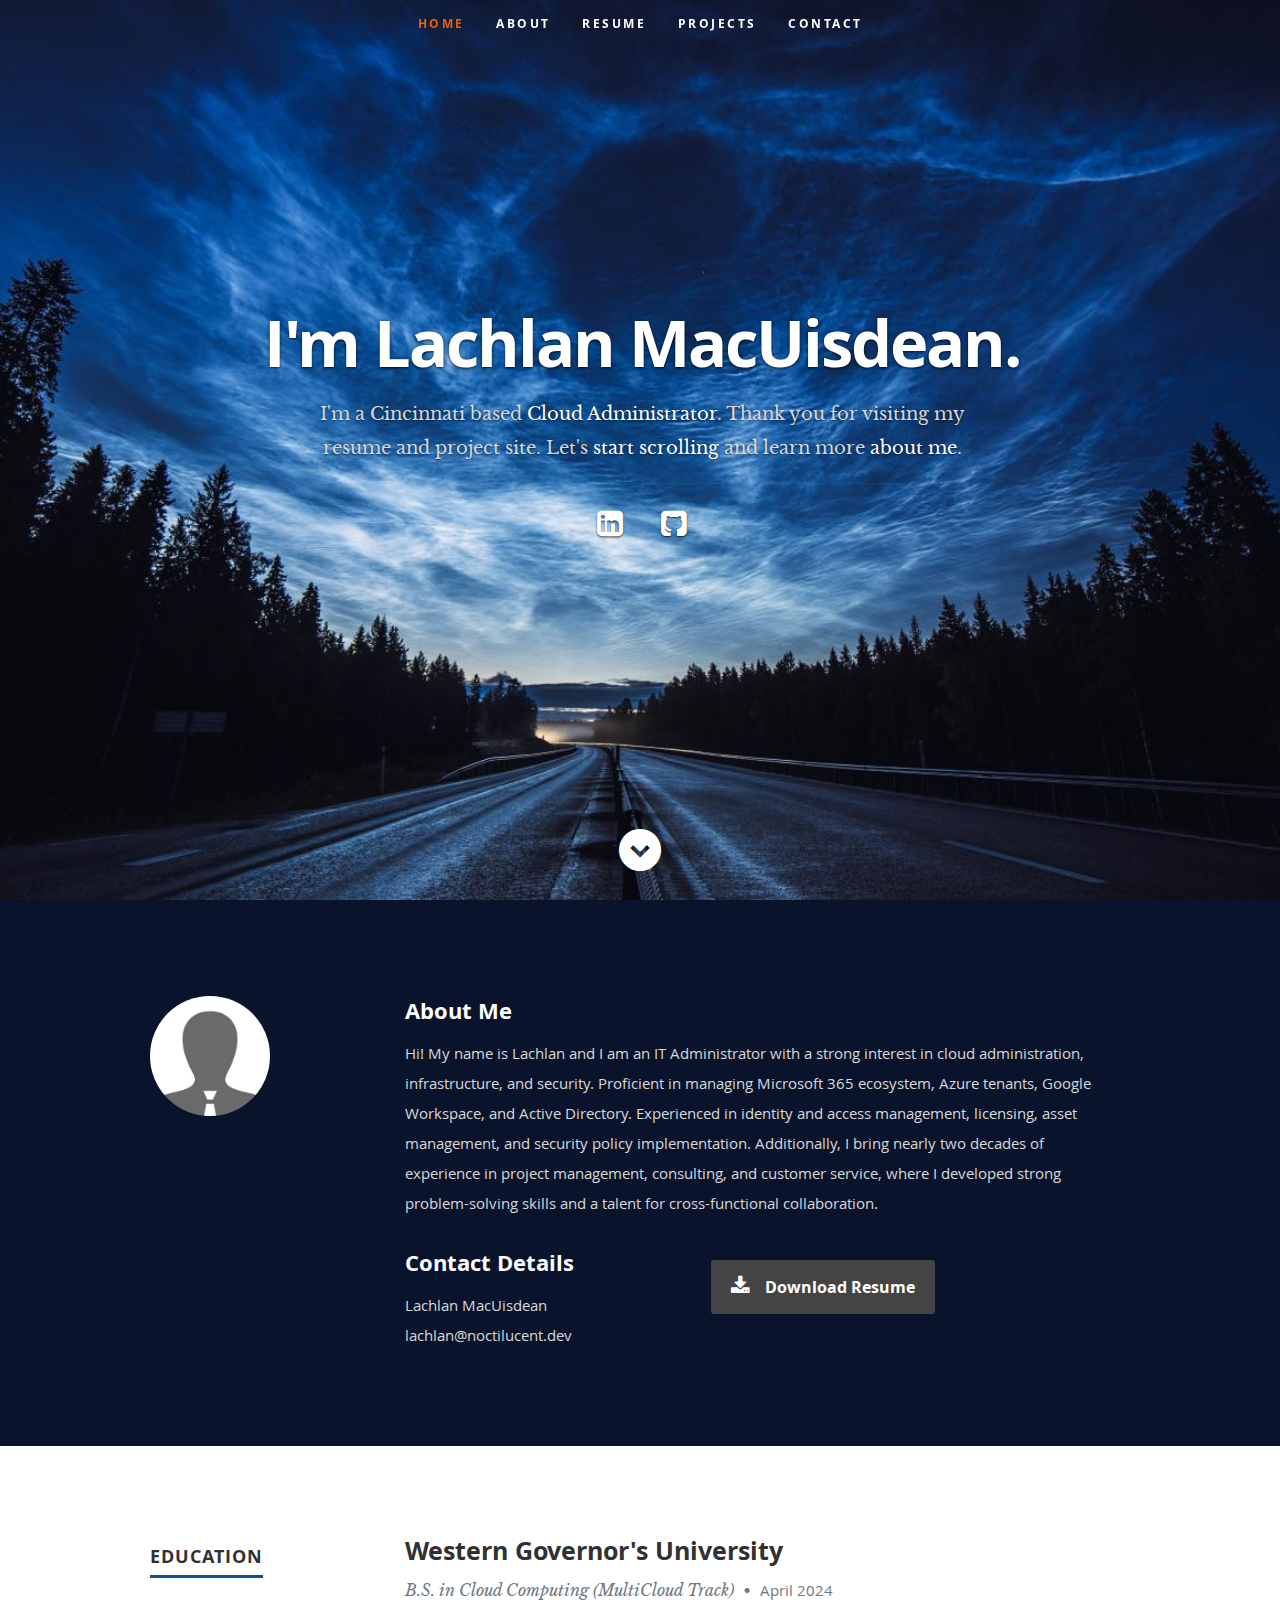
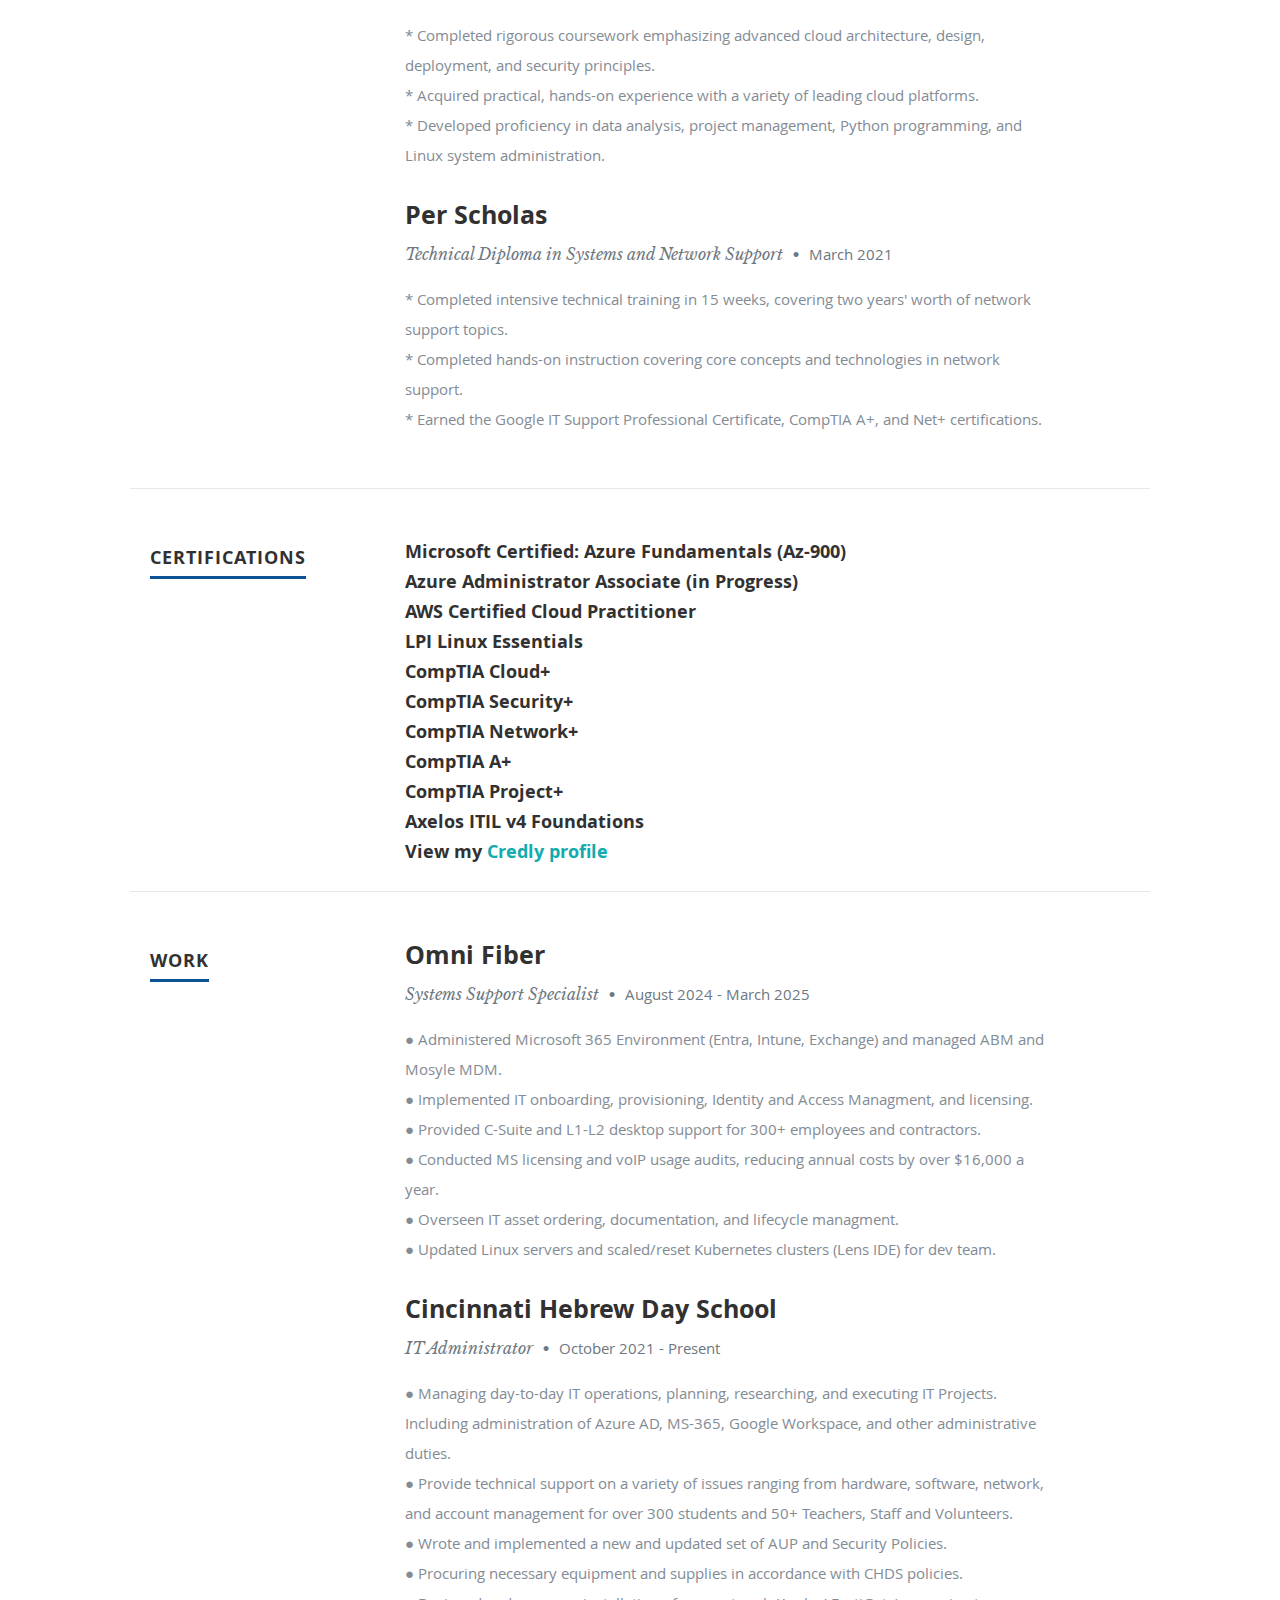
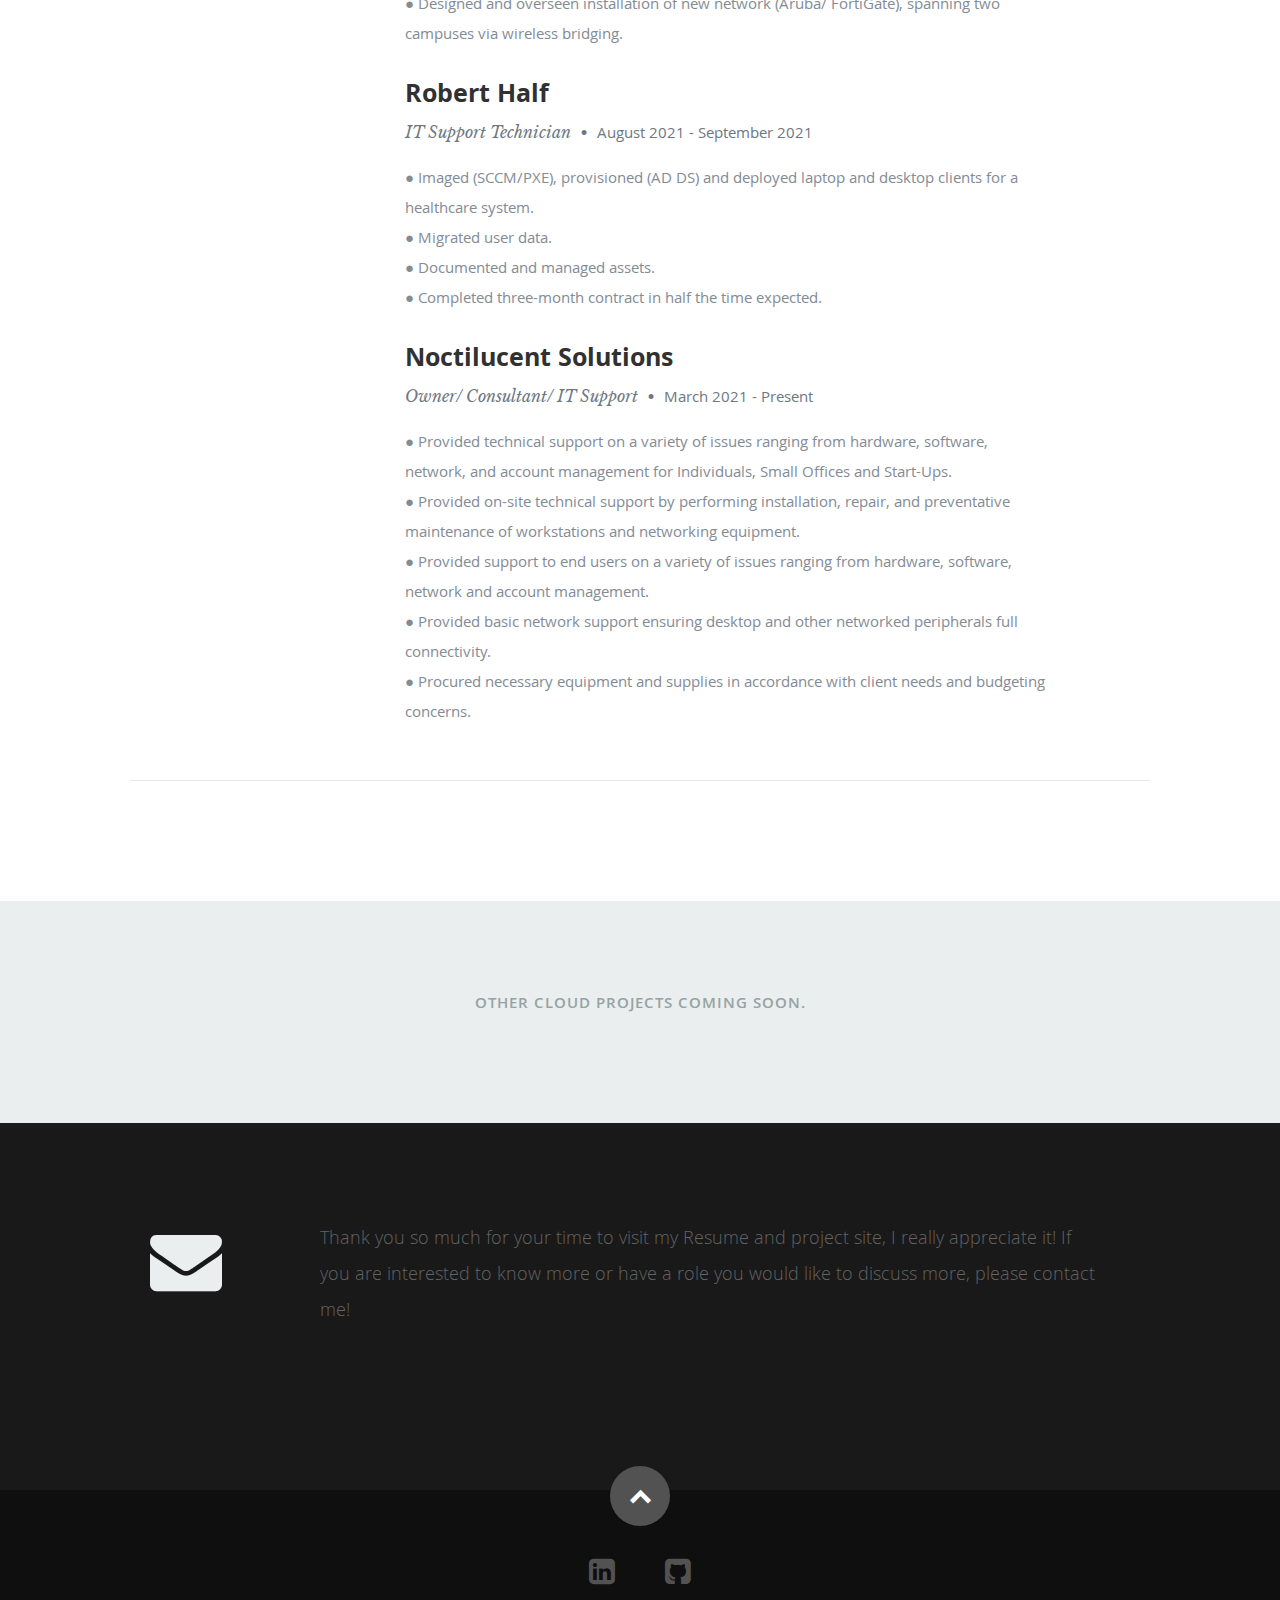
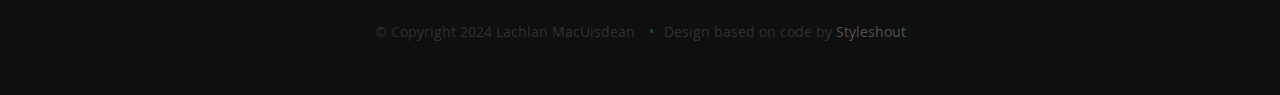
<file: Frontend/index.html>
<!DOCTYPE html>
<!--[if lt IE 8 ]><html class="no-js ie ie7" lang="en"> <![endif]-->
<!--[if IE 8 ]><html class="no-js ie ie8" lang="en"> <![endif]-->
<!--[if (gte IE 8)|!(IE)]><!--><html class="no-js" lang="en"> <!--<![endif]-->
<head>

   <!--- Basic Page Needs
   ================================================== -->
   <meta charset="utf-8">
	<title>Lachlan MacUisdean's Resume</title>
	<meta name="description" content="">
	<meta name="author" content="">

   <!-- Mobile Specific Metas
   ================================================== -->
	<meta name="viewport" content="width=device-width, initial-scale=1, maximum-scale=1">

	<!-- CSS
    ================================================== -->
   <link rel="stylesheet" href="css/default.css">
	<link rel="stylesheet" href="css/layout.css">
   <link rel="stylesheet" href="css/media-queries.css">
   <link rel="stylesheet" href="css/magnific-popup.css">

   <!-- Script
   ================================================== -->
	<script src="js/modernizr.js"></script>

   <!-- Favicons
	================================================== -->
	<link rel="shortcut icon" href="favicon.png" >

</head>

<body>

   <!-- Header
   ================================================== -->
   <header id="home">

      <nav id="nav-wrap">

         <a class="mobile-btn" href="#nav-wrap" title="Show navigation">Show navigation</a>
	      <a class="mobile-btn" href="#" title="Hide navigation">Hide navigation</a>

         <ul id="nav" class="nav">
            <li class="current"><a class="smoothscroll" href="#home">Home</a></li>
            <li><a class="smoothscroll" href="#about">About</a></li>
	         <li><a class="smoothscroll" href="#resume">Resume</a></li>
            <li><a class="smoothscroll" href="#portfolio">Projects</a></li>
            <li><a class="smoothscroll" href="#contact">Contact</a></li>
         </ul> <!-- end #nav -->

      </nav> <!-- end #nav-wrap -->

      <div class="row banner">
         <div class="banner-text">
            <h1 class="responsive-headline">I'm Lachlan MacUisdean.</h1>
            <h3>I'm a Cincinnati based <span>Cloud Administrator</span>. Thank you for visiting my resume and project site. Let's <a class="smoothscroll" href="#about">start scrolling</a>
            and learn more <a class="smoothscroll" href="#about">about me</a>.</h3>
            <hr />
            <ul class="social">
               <li><a href="https://linkedin.com/in/macuisdean" target="_blank" rel="noopener noreferrer"><i class="fa fa-linkedin-square"></i></a></li>
               <li><a href="https://github.com/lmacuisdean"  target="_blank" rel="noopener noreferrer"><i class="fa fa-github-square"></i></a></li>
            </ul>
         </div>
      </div>

      <p class="scrolldown">
         <a class="smoothscroll" href="#about"><i class="icon-down-circle"></i></a>
      </p>

   </header> <!-- Header End -->


   <!-- About Section
   ================================================== -->
   <section id="about">

      <div class="row">

         <div class="three columns">

            <img class="profile-pic"  src="images/profilepic.jpg" alt="" />

         </div>

         <div class="nine columns main-col">

            <h2>About Me</h2>

            <p>Hi! My name is Lachlan and I am an IT Administrator with a strong interest in cloud administration, infrastructure, and security. 
               Proficient in managing Microsoft 365 ecosystem, Azure tenants, Google Workspace, and Active Directory. 
               Experienced in identity and access management, licensing, asset management, and security policy implementation. 
               Additionally, I bring nearly two decades of experience in project management, consulting, and customer service, 
               where I developed strong problem-solving skills and a talent for cross-functional collaboration.  
            </p>

            <div class="row">

               <div class="columns contact-details">

                  <h2>Contact Details</h2>
                  <p class="address">
						   <span>Lachlan MacUisdean</span><br>
                     <span>lachlan@noctilucent.dev</span>
					   </p>

               </div>

               <div class="columns download">
                  <p>
                     <a href="https://azccresume.blob.core.windows.net/$web/images/Resume MacUisdean project.pdf" class="button" target="_blank" rel="noopener noreferrer"><i class="fa fa-download"></i>Download Resume</a>
                  </p>
               </div>

            </div> <!-- end row -->

         </div> <!-- end .main-col -->

      </div>

   </section> <!-- About Section End-->


   <!-- Resume Section
   ================================================== -->
   <section id="resume">

      <!-- Education
      ----------------------------------------------- -->
      <div class="row education">

         <div class="three columns header-col">
            <h1><span>Education</span></h1>
         </div>

         <div class="nine columns main-col">

            <div class="row item">

               <div class="twelve columns">

                  <h3>Western Governor's University</h3>
                  <p class="info">B.S. in Cloud Computing (MultiCloud Track) <span>&bull;</span> <em class="date">April 2024</em></p>

                  <p>
                     * Completed rigorous coursework emphasizing advanced cloud architecture, design, deployment, and security principles.<br>
                     * Acquired practical, hands-on experience with a variety of leading cloud platforms.<br>
                     * Developed proficiency in data analysis, project management, Python programming, and Linux system administration.
                  </p>

               </div>

            </div> <!-- item end -->

            <div class="row item">

               <div class="twelve columns">

                  <h3>Per Scholas</h3>
                  <p class="info">Technical Diploma in Systems and Network Support <span>&bull;</span> <em class="date">March 2021</em></p>

                  <p>
                     * Completed intensive technical training in 15 weeks, covering two years' worth of network support topics.<br>
                     * Completed hands-on instruction covering core concepts and technologies in network support.<br>
                     * Earned the Google IT Support Professional Certificate, CompTIA A+, and Net+ certifications.
                  </p>

               </div>

            </div> <!-- item end -->

         </div> <!-- main-col end -->

      </div> <!-- End Education -->

      <!-- Certifications -->

      <div class="row education">

         <div class="three columns header-col">
            <h1><span>Certifications</span></h1>
         </div>

         <div class="nine columns main-col">

            <div class="row item">

               <div class="twelve columns">

                  <h5>Microsoft Certified: Azure Fundamentals (Az-900)</h5>
                  <h5>Azure Administrator Associate (in Progress)</h5>
                  <h5>AWS Certified Cloud Practitioner</h5>
                  <h5>LPI Linux Essentials</h5>
                  <h5>CompTIA Cloud+</h5>
                  <h5>CompTIA Security+</h5>
                  <h5>CompTIA Network+</h5>
                  <h5>CompTIA A+</h5>
                  <h5>CompTIA Project+</h5>
                  <h5>Axelos ITIL v4 Foundations</h5>
                  <h5>View my <a href="https://www.credly.com/users/lachlan-macuisdean/badges#">Credly profile</a></h5>

               </div>

            </div> <!-- item end -->

         </div> <!-- main-col end -->

      </div> <!-- End certifications -->


      <!-- Work
      ----------------------------------------------- -->
      <div class="row work">

         <div class="three columns header-col">
            <h1><span>Work</span></h1>
         </div>

         <div class="nine columns main-col">

            <div class="row item">

               <div class="twelve columns">

                  <h3>Omni Fiber</h3>
                  <p class="info">Systems Support Specialist <span>&bull;</span> <em class="date">August 2024 - March 2025</em></p>

                  <p>
                     ●	Administered Microsoft 365 Environment (Entra, Intune, Exchange) and managed ABM and Mosyle MDM. <br>
                     ●	Implemented IT onboarding, provisioning, Identity and Access Managment, and licensing.<br>
                     ●	Provided C-Suite and L1-L2 desktop support for 300+ employees and contractors.<br>
                     ●	Conducted MS licensing and voIP usage audits, reducing annual costs by over $16,000 a year.<br>
                     ●	Overseen IT asset ordering, documentation, and lifecycle managment.<br>
                     ●	Updated Linux servers and scaled/reset Kubernetes clusters (Lens IDE) for dev team.<br>
                     
                  </p>

               </div>

            </div> <!-- item end -->

            <div class="row item">

               <div class="twelve columns">

                  <h3>Cincinnati Hebrew Day School</h3>
                  <p class="info">IT Administrator <span>&bull;</span> <em class="date">October 2021 - Present</em></p>

                  <p>
                     ●	Managing day-to-day IT operations, planning, researching, and executing IT Projects. Including administration of Azure AD, MS-365, Google Workspace, and other administrative duties. <br>
                     ●	Provide technical support on a variety of issues ranging from hardware, software, network, and account management for over 300 students and 50+ Teachers, Staff and Volunteers.<br>
                     ●	Wrote and implemented a new and updated set of AUP and Security Policies.<br>
                     ●	Procuring necessary equipment and supplies in accordance with CHDS policies.<br>
                     ●	Designed and overseen installation of new network (Aruba/ FortiGate), spanning two campuses via wireless bridging.<br>
                     
                  </p>

               </div>

            </div> <!-- item end -->

            <div class="row item">

               <div class="twelve columns">

                  <h3>Robert Half</h3>
                  <p class="info">IT Support Technician <span>&bull;</span> <em class="date">August 2021 - September 2021</em></p>

                  <p>
                     ●	Imaged (SCCM/PXE), provisioned (AD DS) and deployed laptop and desktop clients for a healthcare system.<br>
                     ●	Migrated user data.<br>
                     ●	Documented and managed assets.<br>
                     ●	Completed three-month contract in half the time expected.<br>
                  </p>

               </div>

            </div> <!-- item end -->

            <div class="row item">

               <div class="twelve columns">

                  <h3>Noctilucent Solutions</h3>
                  <p class="info">Owner/ Consultant/ IT Support <span>&bull;</span> <em class="date">March 2021 - Present</em></p>

                  <p>
                     ●	Provided technical support on a variety of issues ranging from hardware, software, network, and account management for Individuals, Small Offices and Start-Ups.<br>
                     ●	Provided on-site technical support by performing installation, repair, and preventative maintenance of workstations and networking equipment.<br>
                     ●	Provided support to end users on a variety of issues ranging from hardware, software, network and account management.<br>
                     ●	Provided basic network support ensuring desktop and other networked peripherals full connectivity.<br>
                     ●	Procured necessary equipment and supplies in accordance with client needs and budgeting concerns.<br>
                     
                  </p>

               </div>

            </div> <!-- item end -->

         </div> <!-- main-col end -->

      </div> <!-- End Work -->


      <!-- Skills
      ----------------------------------------------- 
      <div class="row skill">

         <div class="three columns header-col">
            <h1><span>Skills</span></h1>
         </div>

         <div class="nine columns main-col">

            <p>Sed ut perspiciatis unde omnis iste natus error sit voluptatem accusantium doloremque laudantium, totam rem aperiam,
            eaque ipsa quae ab illo inventore veritatis et quasi architecto beatae vitae dicta sunt explicabo. Nemo enim ipsam
            voluptatem quia voluptas sit aspernatur aut odit aut fugit, sed quia consequuntur magni dolores eos qui ratione
            voluptatem sequi nesciunt.
            </p> -->

			</div> <!-- main-col end -->

      </div> <!-- End skills -->

   </section> <!-- Resume Section End-->


   <!-- Portfolio Section
   ================================================== -->
   <section id="portfolio">

      <div class="row">

         <div class="twelve columns collapsed">

            <h1>Other CLoud Projects coming soon.</h1>

            <!-- portfolio-wrapper --
            <div id="portfolio-wrapper" class="bgrid-quarters s-bgrid-thirds cf">

          	   <div class="columns portfolio-item">
                  <div class="item-wrap">

                     <a href="#modal-01" title="">
                        <img alt="" src="images/portfolio/coffee.jpg">
                        <div class="overlay">
                           <div class="portfolio-item-meta">
          					      <h5>Coffee</h5>
                              <p>Illustrration</p>
          					   </div>
                        </div>
                        <div class="link-icon"><i class="icon-plus"></i></div>
                     </a>

                  </div>
          		</div> item end 

               <div class="columns portfolio-item">
                  <div class="item-wrap">

                     <a href="#modal-02" title="">
                        <img alt="" src="images/portfolio/console.jpg">
                        <div class="overlay">
                           <div class="portfolio-item-meta">
          					      <h5>Console</h5>
                              <p>Web Development</p>
          					   </div>
                        </div>
                        <div class="link-icon"><i class="icon-plus"></i></div>
                     </a>

                  </div>
          		</div> <!-- item end -

               <div class="columns portfolio-item">
                  <div class="item-wrap">

                     <a href="#modal-03" title="">
                        <img alt="" src="images/portfolio/judah.jpg">
                        <div class="overlay">
                           <div class="portfolio-item-meta">
          					      <h5>Judah</h5>
                              <p>Webdesign</p>
          					   </div>
                        </div>
                        <div class="link-icon"><i class="icon-plus"></i></div>
                     </a>

                  </div>
          		</div> <!-- item end --

               <div class="columns portfolio-item">
                  <div class="item-wrap">

                     <a href="#modal-04" title="">
                        <img alt="" src="images/portfolio/into-the-light.jpg">
                        <div class="overlay">
                           <div class="portfolio-item-meta">
          					      <h5>Into The Light</h5>
                              <p>Photography</p>
          					   </div>
                        </div>
                        <div class="link-icon"><i class="icon-plus"></i></div>
                     </a>

                  </div>
          		</div> <!-- item end --

               <div class="columns portfolio-item">
                  <div class="item-wrap">

                     <a href="#modal-05" title="">
                        <img alt="" src="images/portfolio/farmerboy.jpg">
                        <div class="overlay">
                           <div class="portfolio-item-meta">
          					      <h5>Farmer Boy</h5>
                              <p>Branding</p>
          					   </div>
                        </div>
                        <div class="link-icon"><i class="icon-plus"></i></div>
                     </a>

                  </div>
          		</div> <!-- item end --

               <div class="columns portfolio-item">
                  <div class="item-wrap">

                     <a href="#modal-06" title="">
                        <img alt="" src="images/portfolio/girl.jpg">
                        <div class="overlay">
                           <div class="portfolio-item-meta">
          					      <h5>Girl</h5>
                              <p>Photography</p>
          					   </div>
                        </div>
                        <div class="link-icon"><i class="icon-plus"></i></div>
                     </a>

                  </div>
          		</div> <!-- item end --

               <div class="columns portfolio-item">
                  <div class="item-wrap">

                     <a href="#modal-07" title="">
                        <img alt="" src="images/portfolio/origami.jpg">
                        <div class="overlay">
                           <div class="portfolio-item-meta">
          					      <h5>Origami</h5>
                              <p>Illustrration</p>
          					   </div>
                        </div>
                        <div class="link-icon"><i class="icon-plus"></i></div>
                     </a>

                  </div>
          		</div> <!-- item end --

               <div class="columns portfolio-item">
                  <div class="item-wrap">

                     <a href="#modal-08" title="">
                        <img alt="" src="images/portfolio/retrocam.jpg">
                        <div class="overlay">
                           <div class="portfolio-item-meta">
          					      <h5>Retrocam</h5>
                              <p>Web Development</p>
          					   </div>
                        </div>
                        <div class="link-icon"><i class="icon-plus"></i></div>
                     </a>

                  </div> 
          		</div>  <!-- item end -->

            </div> <!-- portfolio-wrapper end -->

         </div> <!-- twelve columns end --> 


         <!-- Modal Popup
	      --------------------------------------------------------------- --

         <div id="modal-01" class="popup-modal mfp-hide">

		      <img class="scale-with-grid" src="images/portfolio/modals/coffee" alt="" />

		      <div class="description-box">
			      <h4>Coffee Cup</h4>
			      <p>Proin gravida nibh vel velit auctor aliquet. Aenean sollicitudin, lorem quis bibendum auctor, nisi elit consequat ipsum, nec sagittis sem nibh id elit.</p>
               <span class="categories"><i class="fa fa-tag"></i>Branding, Webdesign</span>
		      </div>

            <div class="link-box">
               <a href="http://www.behance.net" target="_blank">Details</a>
		         <a class="popup-modal-dismiss">Close</a>
            </div>

	      </div><!-- modal-01 End --

         <div id="modal-02" class="popup-modal mfp-hide">

		      <img class="scale-with-grid" src="images/portfolio/modals/console" alt="" />

		      <div class="description-box">
			      <h4>Console</h4>
			      <p>Proin gravida nibh vel velit auctor aliquet. Aenean sollicitudin, lorem quis bibendum auctor, nisi elit consequat ipsum, nec sagittis sem nibh id elit.</p>
               <span class="categories"><i class="fa fa-tag"></i>Branding, Web Development</span>
		      </div>

            <div class="link-box">
               <a href="http://www.behance.net" target="_blank">Details</a>
		         <a class="popup-modal-dismiss">Close</a>
            </div>

	      </div><!-- modal-02 End --

         <div id="modal-03" class="popup-modal mfp-hide">

		      <img class="scale-with-grid" src="images/portfolio/modals/judah" alt="" />

		      <div class="description-box">
			      <h4>Judah</h4>
			      <p>Proin gravida nibh vel velit auctor aliquet. Aenean sollicitudin, lorem quis bibendum auctor, nisi elit consequat ipsum, nec sagittis sem nibh id elit.</p>
               <span class="categories"><i class="fa fa-tag"></i>Branding</span>
		      </div>

            <div class="link-box">
               <a href="http://www.behance.net" target="_blank">Details</a>
		         <a class="popup-modal-dismiss">Close</a>
            </div>

	      </div><!-- modal-03 End --

         <div id="modal-04" class="popup-modal mfp-hide">

		      <img class="scale-with-grid" src="images/portfolio/modals/intothelight" alt="" />

		      <div class="description-box">
			      <h4>Into the Light</h4>
			      <p>Proin gravida nibh vel velit auctor aliquet. Aenean sollicitudin, lorem quis bibendum auctor, nisi elit consequat ipsum, nec sagittis sem nibh id elit.</p>
               <span class="categories"><i class="fa fa-tag"></i>Photography</span>
		      </div>

            <div class="link-box">
               <a href="http://www.behance.net" target="_blank">Details</a>
		         <a class="popup-modal-dismiss">Close</a>
            </div>

	      </div><!-- modal-04 End --

         <div id="modal-05" class="popup-modal mfp-hide">

		      <img class="scale-with-grid" src="images/portfolio/modals/farmerboy" alt="" />

		      <div class="description-box">
			      <h4>Farmer Boy</h4>
			      <p>Proin gravida nibh vel velit auctor aliquet. Aenean sollicitudin, lorem quis bibendum auctor, nisi elit consequat ipsum, nec sagittis sem nibh id elit.</p>
               <span class="categories"><i class="fa fa-tag"></i>Branding, Webdesign</span>
		      </div>

            <div class="link-box">
               <a href="http://www.behance.net" target="_blank">Details</a>
		         <a class="popup-modal-dismiss">Close</a>
            </div>

	      </div><!-- modal-05 End --

         <div id="modal-06" class="popup-modal mfp-hide">

		      <img class="scale-with-grid" src="images/portfolio/modals/girl" alt="" />

		      <div class="description-box">
			      <h4>Girl</h4>
			      <p>Proin gravida nibh vel velit auctor aliquet. Aenean sollicitudin, lorem quis bibendum auctor, nisi elit consequat ipsum, nec sagittis sem nibh id elit.</p>
               <span class="categories"><i class="fa fa-tag"></i>Photography</span>
		      </div>

            <div class="link-box">
               <a href="http://www.behance.net" target="_blank">Details</a>
		         <a class="popup-modal-dismiss">Close</a>
            </div>

	      </div><!-- modal-06 End --

         <div id="modal-07" class="popup-modal mfp-hide">

		      <img class="scale-with-grid" src="images/portfolio/modals/origami" alt="" />

		      <div class="description-box">
			      <h4>Origami</h4>
			      <p>Proin gravida nibh vel velit auctor aliquet. Aenean sollicitudin, lorem quis bibendum auctor, nisi elit consequat ipsum, nec sagittis sem nibh id elit.</p>
               <span class="categories"><i class="fa fa-tag"></i>Branding, Illustration</span>
		      </div>

            <div class="link-box">
               <a href="http://www.behance.net" target="_blank">Details</a>
		         <a class="popup-modal-dismiss">Close</a>
            </div>

	      </div><!-- modal-07 End --

         <div id="modal-08" class="popup-modal mfp-hide">

		      <img class="scale-with-grid" src="images/portfolio/modals/retrocam" alt="" />

		      <div class="description-box">
			      <h4>Retrocam</h4>
			      <p>Proin gravida nibh vel velit auctor aliquet. Aenean sollicitudin, lorem quis bibendum auctor, nisi elit consequat ipsum, nec sagittis sem nibh id elit.</p>
               <span class="categories"><i class="fa fa-tag"></i>Webdesign, Photography</span>
		      </div>

            <div class="link-box">
               <a href="http://www.behance.net" target="_blank">Details</a>
		         <a class="popup-modal-dismiss">Close</a>
            </div>

	      </div><!-- modal-01 End -->


      </div> <!-- row End -->

   </section> <!-- Portfolio Section End-->


   <!-- Call-To-Action Section
   ================================================== 
   <section id="call-to-action">

      <div class="row">

         <div class="two columns header-col">

            <h1><span>Get Hosting.</span></h1>

         </div>

         <div class="seven columns">

            <h2><span class="lead">Unde Omnis Iste</span></h2>
            <p><span class="lead">Sed ut perspiciatis unde omnis iste natus error sit voluptatem accusantium doloremque laudantium, totam rem aperiam,
            eaque ipsa quae ab illo inventore veritatis et quasi architecto beatae vitae. </span></p>

         </div>

         <div class="three columns action">



         </div>

      </div>

   </section> <!-- Call-To-Action Section End-->


   <!-- Testimonials Section
   ================================================== 
   <section id="testimonials">

      <div class="text-container">

         <div class="row">

            <div class="two columns header-col">

               <h1><span>Client Testimonials</span></h1>

            </div>

            <div class="ten columns flex-container">

               <div class="flexslider">

                  <ul class="slides">

                     <li>
                        <blockquote>
                           <p>Your work is going to fill a large part of your life, and the only way to be truly satisfied is
                           to do what you believe is great work. And the only way to do great work is to love what you do.
                           If you haven't found it yet, keep looking. Don't settle. As with all matters of the heart, you'll know when you find it.
                           </p>
                           <cite>Steve Jobs</cite>
                        </blockquote>
                     </li> <!-- slide ends 

                     <li>
                        <blockquote>
                           <p>This is Photoshop's version  of Lorem Ipsum. Proin gravida nibh vel velit auctor aliquet.
                           Aenean sollicitudin, lorem quis bibendum auctor, nisi elit consequat ipsum, nec sagittis sem
                           nibh id elit. Duis sed odio sit amet nibh vulputate cursus a sit amet mauris.
                           </p>
                           <cite>Mr. Adobe</cite>
                        </blockquote>
                     </li> <!-- slide ends -->

                  </ul>

               </div> <!-- div.flexslider ends -->

            </div> <!-- div.flex-container ends -->

         </div> <!-- row ends -->

       </div>  <!-- text-container ends -->

   </section> <!-- Testimonials Section End--> 


   <!-- Contact Section
   ================================================== -->
   <section id="contact">

         <div class="row section-head">

            <div class="two columns header-col">

               <h1><span>Get In Touch.</span></h1>

            </div>

            <div class="ten columns"> 

                  <p class="lead">Thank you so much for your time to visit my Resume and project site, I really appreciate it! If you are interested to know more or have a role you would like to discuss more, please contact me!
                  </p>

            </div>

         </div>

         <div class="row">

            <div class="eight columns">

               <!-- form --
               <form action="" method="post" id="contactForm" name="contactForm">
					<fieldset>

                  <div>
						   <label for="contactName">Name <span class="required">*</span></label>
						   <input type="text" value="" size="35" id="contactName" name="contactName">
                  </div>

                  <div>
						   <label for="contactEmail">Email <span class="required">*</span></label>
						   <input type="text" value="" size="35" id="contactEmail" name="contactEmail">
                  </div>

                  <div>
						   <label for="contactSubject">Subject</label>
						   <input type="text" value="" size="35" id="contactSubject" name="contactSubject">
                  </div>

                  <div>
                     <label for="contactMessage">Message <span class="required">*</span></label>
                     <textarea cols="50" rows="15" id="contactMessage" name="contactMessage"></textarea>
                  </div>

                  <div>
                     <button class="submit">Submit</button>
                     <span id="image-loader">
                        <img alt="" src="images/loader.gif">
                     </span>
                  </div>

					</fieldset>
				   </form> <!-- Form End -->

               <!-- contact-warning -->
               <div id="message-warning"> Error boy</div>
               <!-- contact-success -->
				   <div id="message-success">
                  <i class="fa fa-check"></i>Your message was sent, thank you!<br>
				   </div>

            </div>


           

      </div>

   </section> <!-- Contact Section End-->


   <!-- footer
   ================================================== -->
   <footer>

      <div class="row">

         <div class="twelve columns">

            <ul class="social-links">
               <li><a href="https://linkedin.com/in/macuisdean"><i class="fa fa-linkedin-square"></i></a></li>
               <li><a href="https://github.com/lmacuisdean"><i class="fa fa-github-square"></i></a></li>
            </ul>

            <ul class="copyright">
               <li>&copy; Copyright 2024 Lachlan MacUisdean</li>
               <li>Design based on code by <a href="http://www.styleshout.com/" title="Styleshout" target="_blank">Styleshout</a></li>   
            </ul>

         </div>

         <div id="go-top"><a class="smoothscroll" title="Back to Top" href="#home"><i class="icon-up-open"></i></a></div>

      </div>

   </footer> <!-- Footer End-->

   <!-- Java Script
   ================================================== -->
   <script src="http://ajax.googleapis.com/ajax/libs/jquery/1.10.2/jquery.min.js"></script>
   <script>window.jQuery || document.write('<script src="js/jquery-1.10.2.min.js"><\/script>')</script>
   <script type="text/javascript" src="js/jquery-migrate-1.2.1.min.js"></script>

   <script src="js/jquery.flexslider.js"></script>
   <script src="js/waypoints.js"></script>
   <script src="js/jquery.fittext.js"></script>
   <script src="js/magnific-popup.js"></script>
   <script src="js/init.js"></script>

   <!-- Visitor Counter Implementation 
   <script src="js/visitorCounter.js"></script>-->

</body>

</html>
</file>
<file: Frontend/css/default.css>
/*
=====================================================================
*   Ceevee v1.0 Default Stylesheet
*   url: styleshout.com
*   03-17-2014
=====================================================================

TOC:
a. Webfonts and Icon fonts
b. Reset
c. Default Styles
   1. Basic
   2. Typography
   3. Links
   4. Images
   5. Buttons
   6. Forms
d. Grid
e. Others
   1. Clearing
   2. Misc

=====================================================================  */

/* ------------------------------------------------------------------ */
/* a. Webfonts and Icon fonts
 ------------------------------------------------------------------ */

@import url("fonts.css");
@import url("fontello/css/fontello.css");
@import url("font-awesome/css/font-awesome.min.css");

/* ------------------------------------------------------------------
/* b. Reset
      Adapted from:
      Normalize.css - https://github.com/necolas/normalize.css/
      HTML5 Doctor Reset - html5doctor.com/html-5-reset-stylesheet/
/* ------------------------------------------------------------------ */

html, body, div, span, object, iframe,
h1, h2, h3, h4, h5, h6, p, blockquote, pre,
abbr, address, cite, code,
del, dfn, em, img, ins, kbd, q, samp,
small, strong, sub, sup, var,
b, i,
dl, dt, dd, ol, ul, li,
fieldset, form, label, legend,
table, caption, tbody, tfoot, thead, tr, th, td,
article, aside, canvas, details, figcaption, figure,
footer, header, hgroup, menu, nav, section, summary,
time, mark, audio, video {
   margin: 0;
   padding: 0;
   border: 0;
   outline: 0;
   font-size: 100%;
   vertical-align: baseline;
   background: transparent;
}

article,aside,details,figcaption,figure,
footer,header,hgroup,menu,nav,section {
   display: block;
}

audio,
canvas,
video {
   display: inline-block;
}

audio:not([controls]) {
   display: none;
   height: 0;
}

[hidden] { display: none; }

code, kbd, pre, samp {
   font-family: monospace, serif;
   font-size: 1em;
}

pre {
   white-space: pre;
   white-space: pre-wrap;
   word-wrap: break-word;
}

blockquote, q { quotes: &#8220 &#8220; }

blockquote:before, blockquote:after,
q:before, q:after {
   content: '';
   content: none;
}

ins {
   background-color: #ff9;
   color: #000;
   text-decoration: none;
}

mark {
   background-color: #A7F4F6;
   color: #555;
}

del { text-decoration: line-through; }

abbr[title], dfn[title] {
   border-bottom: 1px dotted;
   cursor: help;
}

table {
   border-collapse: collapse;
   border-spacing: 0;
}


/* ------------------------------------------------------------------ */
/* c. Default and Basic Styles
      Adapted from:
      Skeleton CSS Framework - http://www.getskeleton.com/
      Typeplate Typographic Starter Kit - http://typeplate.com/
/* ------------------------------------------------------------------ */

/*  1. Basic  ------------------------------------------------------- */

*,
*:before,
*:after {
   -moz-box-sizing: border-box;
   -webkit-box-sizing: border-box;
   box-sizing: border-box;
}

html {
   font-size: 62.5%;
   -webkit-font-smoothing: antialiased;
}

body {
   background: #fff;
   font-family: 'opensans-regular', sans-serif;
   font-weight: normal;
   font-size: 15px;
   line-height: 30px;
	color: #838C95;

   -webkit-font-smoothing: antialiased; /* Fix for webkit rendering */
	-webkit-text-size-adjust: 100%;
}

/*  2. Typography
       Vertical rhythm with leading derived from 6
--------------------------------------------------------------------- */

h1, h2, h3, h4, h5, h6 {
   color: #313131;
	font-family: 'opensans-bold', sans-serif;
   font-weight: normal;
}
h1 a, h2 a, h3 a, h4 a, h5 a, h6 a { font-weight: inherit; }
h1 { font-size: 38px; line-height: 42px; margin-bottom: 12px; letter-spacing: -1px; }
h2 { font-size: 28px; line-height: 36px; margin-bottom: 6px; }
h3 { font-size: 22px; line-height: 30px; margin-bottom: 12px; }
h4 { font-size: 20px; line-height: 30px; margin-bottom: 6px; }
h5 { font-size: 18px; line-height: 30px; }
h6 { font-size: 14px; line-height: 30px; }
.subheader { }

p { margin: 0 0 30px 0; }
p img { margin: 0; }
p.lead {
   font: 19px/36px 'opensans-light', sans-serif;
   margin-bottom: 18px;
}

/* for 'em' and 'strong' tags, font-size and line-height should be same with
the body tag due to rendering problems in some browsers */
em { font: 15px/30px 'opensans-italic', sans-serif; }
strong, b { font: 15px/30px 'opensans-bold', sans-serif; }
small { font-size: 11px; line-height: inherit; }

/*	Blockquotes */
blockquote {
   margin: 30px 0px;
   padding-left: 40px;
   position: relative;
}
blockquote:before {
   content: "\201C";
   opacity: 0.45;
   font-size: 80px;
   line-height: 0px;
   margin: 0;
   font-family: arial, sans-serif;

   position: absolute;
   top:  30px;
	left: 0;
}
blockquote p {
   font-family: 'librebaskerville-italic', serif;
   padding: 0;
   font-size: 18px;
   line-height: 36px;
}
blockquote cite {
   display: block;
   font-size: 12px;
   font-style: normal;
   line-height: 18px;
}
blockquote cite:before { content: "\2014 \0020"; }
blockquote cite a,
blockquote cite a:visited { color: #8B9798; border: none }

/* ---------------------------------------------------------------------
/*  Pull Quotes Markup
/*
    <aside class="pull-quote">
		<blockquote>
			<p></p>
		</blockquote>
	 </aside>
/*
/* --------------------------------------------------------------------- */
.pull-quote {
   position: relative;
	padding: 18px 30px 18px 0px;
}
.pull-quote:before,
.pull-quote:after {
	height: 1em;
	opacity: 0.45;
	position: absolute;
	font-size: 80px;
   font-family: Arial, Sans-Serif;
}
.pull-quote:before {
	content: "\201C";
	top:  33px;
	left: 0;
}
.pull-quote:after {
	content: '\201D';
	bottom: -33px;
	right: 0;
}
.pull-quote blockquote {
   margin: 0;
}
.pull-quote blockquote:before {
   content: none;
}

/* Abbreviations */
abbr {
   font-family: 'opensans-bold', sans-serif;
	font-variant: small-caps;
	text-transform: lowercase;
   letter-spacing: .5px;
	color: gray;
}
abbr:hover { cursor: help; }

/* drop cap */
.drop-cap:first-letter {
	float: left;
	margin: 0;
	padding: 14px 6px 0 0;
	font-size: 84px;
	font-family: /* Copperplate */ 'opensans-bold', sans-serif;
   line-height: 60px;
	text-indent: 0;
	background: transparent;
	color: inherit;
}

hr { border: solid #E3E3E3; border-width: 1px 0 0; clear: both; margin: 11px 0 30px; height: 0; }


/*  3. Links  ------------------------------------------------------- */

a, a:visited {
   text-decoration: none;
   outline: 0;
   color: #11ABB0;

   -webkit-transition: color .3s ease-in-out;
   -moz-transition: color .3s ease-in-out;
   -o-transition: color .3s ease-in-out;
   transition: color .3s ease-in-out;
}
a:hover, a:focus { color: #313131; }
p a, p a:visited { line-height: inherit; }


/*  4. List  --------------------------------------------------------- */

ul, ol { margin-bottom: 24px; margin-top: 12px; }
ul { list-style: none outside; }
ol { list-style: decimal; }
ol, ul.square, ul.circle, ul.disc { margin-left: 30px; }
ul.square { list-style: square outside; }
ul.circle { list-style: circle outside; }
ul.disc { list-style: disc outside; }
ul ul, ul ol,
ol ol, ol ul { margin: 6px 0 6px 30px; }
ul ul li, ul ol li,
ol ol li, ol ul li { margin-bottom: 6px; }
li { line-height: 18px; margin-bottom: 12px; }
ul.large li { }
li p { }

/* ---------------------------------------------------------------------
/*  Stats Tab Markup

    <ul class="stats-tabs">
		<li><a href="#">[value]<b>[name]</b></a></li>
	 </ul>

    Extend this object into your markup.
/*
/* --------------------------------------------------------------------- */
.stats-tabs {
   padding: 0;
   margin: 24px 0;
}
.stats-tabs li {
	display: inline-block;
	margin: 0 10px 18px 0;
	padding: 0 10px 0 0;
	border-right: 1px solid #ccc;
}
.stats-tabs li:last-child {
	margin: 0;
	padding: 0;
	border: none;
}
.stats-tabs li a {
	display: inline-block;
	font-size: 22px;
	font-family: 'opensans-bold', sans-serif;
   border: none;
   color: #313131;
}
.stats-tabs li a:hover {
   color:#11ABB0;
}
.stats-tabs li a b {
	display: block;
	margin: 6px 0 0 0;
	font-size: 13px;
	font-family: 'opensans-regular', sans-serif;
   color: #8B9798;
}

/* definition list */
dl { margin: 12px 0; }
dt { margin: 0; color:#11ABB0; }
dd { margin: 0 0 0 20px; }

/* Lining Definition Style Markup */
.lining dt,
.lining dd {
	display: inline;
	margin: 0;
}
.lining dt + dt:before,
.lining dd + dt:before {
	content: "\A";
	white-space: pre;
}
.lining dd + dd:before {
	content: ", ";
}
.lining dd:before {
	content: ": ";
	margin-left: -0.2em;
}

/* Dictionary Definition Style Markup */
.dictionary-style dt {
	display: inline;
	counter-reset: definitions;
}
.dictionary-style dt + dt:before {
	content: ", ";
	margin-left: -0.2em;
}
.dictionary-style dd {
	display: block;
	counter-increment: definitions;
}
.dictionary-style dd:before {
	content: counter(definitions, decimal) ". ";
}

/* Pagination */
.pagination {
   margin: 36px auto;
   text-align: center;
}
.pagination ul li {
   display: inline-block;
   margin: 0;
   padding: 0;
}
.pagination .page-numbers {
   font: 15px/18px 'opensans-bold', sans-serif;
   display: inline-block;
   padding: 6px 10px;
   margin-right: 3px;
   margin-bottom: 6px;
	color: #6E757C;
	background-color: #E6E8EB;

	-webkit-transition: all 200ms ease-in-out;
	-moz-transition: all 200ms ease-in-out;
	-o-transition: all 200ms ease-in-out;
	-ms-transition: all 200ms ease-in-out;
	transition: all 200ms ease-in-out;

   -moz-border-radius: 3px;
   -webkit-border-radius: 3px;
   -khtml-border-radius: 3px;
	border-radius: 3px;
}
.pagination .page-numbers:hover {
   background: #838A91;
   color: #fff;
}
.pagination .current,
.pagination .current:hover {
   background-color: #11ABB0;
   color: #fff;
}
.pagination .inactive,
.pagination .inactive:hover {
   background-color: #E6E8EB;
	color: #A9ADB2;
}
.pagination .prev, .pagination .next {}

/*  5. Images  --------------------------------------------------------- */

img {
   max-width: 100%;
   height: auto;
}
img.pull-right { margin: 12px 0px 0px 18px; }
img.pull-left { margin: 12px 18px 0px 0px; }

/*  6. Buttons  --------------------------------------------------------- */

.button,
.button:visited,
button,
input[type="submit"],
input[type="reset"],
input[type="button"] {
   font: 16px/30px 'opensans-bold', sans-serif;
   background: #11ABB0;
   display: inline-block;
	text-decoration: none;
   letter-spacing: 0;
   color: #fff;
	padding: 12px 20px;
	margin-bottom: 18px;
   border: none;
   cursor: pointer;
   height: auto;

   -webkit-transition: all .2s ease-in-out;
	-moz-transition: all .2s ease-in-out;
	-o-transition: all .2s ease-in-out;
	-ms-transition: all .2s ease-in-out;
	transition: all .2s ease-in-out;

   -moz-border-radius: 3px;
   -webkit-border-radius: 3px;
   -khtml-border-radius: 3px;
   border-radius: 3px;
}

.button:hover,
button:hover,
input[type="submit"]:hover,
input[type="reset"]:hover,
input[type="button"]:hover {
   background: #3d4145;
   color: #fff;
}

.button:active,
button:active,
input[type="submit"]:active,
input[type="reset"]:active,
input[type="button"]:active {
   background: #3d4145;
   color: #fff;
}

.button.full-width,
button.full-width,
input[type="submit"].full-width,
input[type="reset"].full-width,
input[type="button"].full-width {
	width: 100%;
	padding-left: 0 !important;
	padding-right: 0 !important;
	text-align: center;
}

/* Fix for odd Mozilla border & padding issues */
button::-moz-focus-inner,
input::-moz-focus-inner {
    border: 0;
    padding: 0;
}


/*  7. Forms  --------------------------------------------------------- */

form { margin-bottom: 24px; }
fieldset { margin-bottom: 24px; }

input[type="text"],
input[type="password"],
input[type="email"],
textarea,
select {
   display: block;
   padding: 18px 15px;
   margin: 0 0 24px 0;
   border: 0;
   outline: none;
   vertical-align: middle;
   min-width: 225px;
	max-width: 100%;
   font-size: 15px;
   line-height: 24px;
	color: #647373;
	background: #D3D9D9;

}

/* select { padding: 0;
   width: 220px;
   } */

input[type="text"]:focus,
input[type="password"]:focus,
input[type="email"]:focus,
textarea:focus {
   color: #B3B7BC;
	background-color: #3d4145;
}

textarea { min-height: 220px; }

label,
legend {
   font: 16px/24px 'opensans-bold', sans-serif;
	margin: 12px 0;
   color: #3d4145;
   display: block;
}
label span,
legend span {
	color: #8B9798;
   font: 14px/24px 'opensans-regular', sans-serif;
}

input[type="checkbox"],
input[type="radio"] {
    font-size: 15px;
    color: #737373;
}

input[type="checkbox"] { display: inline; }

/* ------------------------------------------------------------------ */
/* d. Grid
---------------------------------------------------------------------
   gutter = 40px.
/* ------------------------------------------------------------------ */

/* default
--------------------------------------------------------------- */
.row {
   width: 96%;
   max-width: 1020px;
   margin: 0 auto;
}
/* fixed width for IE8 */
.ie .row { width: 1000px ; }

.narrow .row { max-width: 980px; }

.row .row { width: auto; max-width: none; margin: 0 -20px; }

/* row clearing */
.row:before,
.row:after {
    content: " ";
    display: table;
}
.row:after {
    clear: both;
}

.column, .columns {
   position: relative;
   padding: 0 20px;
   min-height: 1px;
   float: left;
}
.column.centered, .columns.centered  {
    float: none;
    margin: 0 auto;
}

/* removed gutters */
.row.collapsed > .column,
.row.collapsed > .columns,
.column.collapsed, .columns.collapsed  { padding: 0; }

[class*="column"] + [class*="column"]:last-child { float: right; }
[class*="column"] + [class*="column"].end { float: right; }

/* column widths */
.row .one         { width: 8.33333%; }
.row .two         { width: 16.66667%; }
.row .three       { width: 25%; }
.row .four        { width: 33.33333%; }
.row .five        { width: 41.66667%; }
.row .six         { width: 50%; }
.row .seven       { width: 58.33333%; }
.row .eight       { width: 66.66667%; }
.row .nine        { width: 75%; }
.row .ten         { width: 83.33333%; }
.row .eleven      { width: 91.66667%; }
.row .twelve      { width: 100%; }

/* Offsets */
.row .offset-1    { margin-left: 8.33333%; }
.row .offset-2    { margin-left: 16.66667%; }
.row .offset-3    { margin-left: 25%; }
.row .offset-4    { margin-left: 33.33333%; }
.row .offset-5    { margin-left: 41.66667%; }
.row .offset-6    { margin-left: 50%; }
.row .offset-7    { margin-left: 58.33333%; }
.row .offset-8    { margin-left: 66.66667%; }
.row .offset-9    { margin-left: 75%; }
.row .offset-10   { margin-left: 83.33333%; }
.row .offset-11   { margin-left: 91.66667%; }

/* Push/Pull */
.row .push-1      { left: 8.33333%; }
.row .pull-1      { right: 8.33333%; }
.row .push-2      { left: 16.66667%; 	}
.row .pull-2      { right: 16.66667%; }
.row .push-3      { left: 25%; }
.row .pull-3      { right: 25%;	}
.row .push-4      { left: 33.33333%; }
.row .pull-4      { right: 33.33333%; }
.row .push-5      { left: 41.66667%; }
.row .pull-5      { right: 41.66667%; }
.row .push-6      { left: 50%; }
.row .pull-6      { right: 50%; }
.row .push-7      { left: 58.33333%; }
.row .pull-7      { right: 58.33333%; }
.row .push-8      { left: 66.66667%; 	}
.row .pull-8      { right: 66.66667%; }
.row .push-9      { left: 75%; }
.row .pull-9      { right: 75%; }
.row .push-10     { left: 83.33333%; }
.row .pull-10     { right: 83.33333%; }
.row .push-11     { left: 91.66667%; }
.row .pull-11     { right: 91.66667%; }

/* block grids
--------------------------------------------------------------------- */
.bgrid-sixths [class*="column"]   { width: 16.66667%; }
.bgrid-quarters [class*="column"] { width: 25%; }
.bgrid-thirds [class*="column"]   { width: 33.33333%; }
.bgrid-halves [class*="column"]   { width: 50%; }

[class*="bgrid"] [class*="column"] + [class*="column"]:last-child { float: left; }

/* Left clearing for block grid columns - columns that changes width in
different screen sizes. Allows columns with different heights to align
properly.
--------------------------------------------------------------------- */
.first { clear: left; }   /* first column in default screen */
.s-first { clear: none; } /* first column in smaller screens */

/* smaller screens
--------------------------------------------------------------- */
@media only screen and (max-width: 900px) {

   /* block grids on small screens */
   .s-bgrid-sixths [class*="column"]   { width: 16.66667%; }
   .s-bgrid-quarters [class*="column"] { width: 25%; }
   .s-bgrid-thirds [class*="column"]   { width: 33.33333%; }
   .s-bgrid-halves [class*="column"]   { width: 50%; }

   /* block grids left clearing */
   .first { clear: none; }
   .s-first { clear: left; }

}

/* mobile wide/smaller tablets
--------------------------------------------------------------- */
@media only screen and (max-width: 767px) {

   .row {
	   width: 460px;
	   margin: 0 auto;
      padding: 0;
	}
   .column, .columns {
	   width: auto !important;
	   float: none;
	   margin-left: 0;
	   margin-right: 0;
      padding: 0 30px;
   }
   .row .row { width: auto; max-width: none; margin: 0 -30px; }

   [class*="column"] + [class*="column"]:last-child { float: none; }
   [class*="bgrid"] [class*="column"] + [class*="column"]:last-child { float: none; }

   /* Offsets */
   .row .offset-1    { margin-left: 0%; }
   .row .offset-2    { margin-left: 0%; }
   .row .offset-3    { margin-left: 0%; }
   .row .offset-4    { margin-left: 0%; }
   .row .offset-5    { margin-left: 0%; }
   .row .offset-6    { margin-left: 0%; }
   .row .offset-7    { margin-left: 0%; }
   .row .offset-8    { margin-left: 0%; }
   .row .offset-9    { margin-left: 0%; }
   .row .offset-10   { margin-left: 0%; }
   .row .offset-11   { margin-left: 0%; }
}

/* mobile narrow
--------------------------------------------------------------- */
@media only screen and (max-width: 460px) {

   .row { width: auto; }

}

/* larger screens
--------------------------------------------------------------- */
@media screen and (min-width: 1200px) {

   .wide .row { max-width: 1180px; }

}

/* ------------------------------------------------------------------ */
/* e. Others
/* ------------------------------------------------------------------ */

/*  1. Clearing
    (http://nicolasgallagher.com/micro-clearfix-hack/
--------------------------------------------------------------------- */

.cf:before,
.cf:after {
    content: " ";
    display: table;
}
.cf:after {
    clear: both;
}

/*  2. Misc -------------------------------------------------------- */

.remove-bottom { margin-bottom: 0 !important; }
.half-bottom { margin-bottom: 12px !important; }
.add-bottom { margin-bottom: 24px !important; }
.no-border { border: none; }

.text-center  { text-align: center !important; }
.text-left    { text-align: left !important; }
.text-right   { text-align: right !important; }
.pull-left    { float: left !important; }
.pull-right   { float: right !important; }
.align-center {
	margin-left: auto !important;
	margin-right: auto !important;
	text-align: center !important;
}
</file>
<file: Frontend/css/layout.css>
/*
=====================================================================
*   Ceevee v1.0 Layout Stylesheet
*   url: styleshout.com
*   03-18-2014
=====================================================================

   TOC:
   a. General Styles
   b. Header Styles
   c. About Section
   d. Resume Section
   e. Portfolio Section
   f. Call To Action Section
   g. Testimonials Section
   h. Contact Section
   i. Footer

===================================================================== */

/* ------------------------------------------------------------------ */
/* a. General Styles
/* ------------------------------------------------------------------ */

body { background: #0f0f0f; }

/* ------------------------------------------------------------------ */
/* b. Header Styles
/* ------------------------------------------------------------------ */

header {
   position: relative;
   height: 800px;
   min-height: 500px;
   width: 100%;
   background: #161415 url(../images/header-background.jpg) no-repeat top center;
   background-size: cover !important;
	-webkit-background-size: cover !important;
   text-align: center;
   overflow: hidden;
}

/* vertically center banner section */
header:before {
   content: '';
   display: inline-block;
   vertical-align: middle;
   height: 100%;
}
header .banner {
   display: inline-block;
   vertical-align: middle;
   margin: 0 auto;
   width: 85%;
   padding-bottom: 30px;s
   text-align: center;
}

header .banner-text { width: 100%; }
header .banner-text h1 {
   font: 65px/1.1em 'opensans-bold', sans-serif !important;
   color: #fff;
   letter-spacing: -2px;
   margin: 0 auto 18px auto;
   text-shadow: 0px 1px 3px rgba(0, 0, 0, .8);
}
header .banner-text h3 {
   font: 18px/1.9em 'librebaskerville-regular', serif;
   color: #d7d7d7;
   margin: 0 auto;
   width: 70%;
   text-shadow: 0px 1px 2px rgba(0, 0, 0, .5);
}
header .banner-text h3 span,
header .banner-text h3 a {
   color: #fff;
}
header .banner-text hr {
   width: 60%;
   margin: 18px auto 24px auto;
   border-color: #2F2D2E;
   border-color: rgba(150, 150, 150, .1);
}

/* header social links */
header .social {
   margin: 24px 0;
   padding: 0;
   font-size: 30px;
   text-shadow: 0px 1px 2px rgba(0, 0, 0, .8);
}
header .social li {
   display: inline-block;
   margin: 0 15px;
   padding: 0;
}
header .social li a { color: #fff; }
header .social li a:hover { color: #11ABB0; }

/* scrolldown link */
header .scrolldown a {
   position: absolute;
   bottom: 30px;
   left: 50%;
   margin-left: -29px;
   color: #fff;
   display: block;
   height: 42px;
   width: 42px;
   font-size: 42px;
   line-height: 42px;
   color: #fff;
   border-radius: 100%;

   -webkit-transition: all .3s ease-in-out;
   -moz-transition: all .3s ease-in-out;
   -o-transition: all .3s ease-in-out;
   transition: all .3s ease-in-out;
}
header .scrolldown a:hover { color: #11ABB0; }

/* primary navigation
--------------------------------------------------------------------- */
#nav-wrap ul, #nav-wrap li, #nav-wrap a {
	 margin: 0;
	 padding: 0;
	 border: none;
	 outline: none;
}

/* nav-wrap */
#nav-wrap {
   font: 12px 'opensans-bold', sans-serif;
   width: 100%;
   text-transform: uppercase;
   letter-spacing: 2.5px;
   margin: 0 auto;
   z-index: 100;
   position: fixed;
   left: 0;
   top: 0;
}
.opaque { background-color: #333; }

/* hide toggle button */
#nav-wrap > a.mobile-btn { display: none; }

ul#nav {
   min-height: 48px;
   width: auto;

   /* center align the menu */
   text-align: center;
}
ul#nav li {
   position: relative;
   list-style: none;
   height: 48px;
   display: inline-block;
}

/* Links */
ul#nav li a {

/* 8px padding top + 8px padding bottom + 32px line-height = 48px */

   display: inline-block;
   padding: 8px 13px;
   line-height: 32px;
	text-decoration: none;
   text-align: left;
   color: #fff;

	-webkit-transition: color .2s ease-in-out;
	-moz-transition: color .2s ease-in-out;
	-o-transition: color .2s ease-in-out;
	-ms-transition: color .2s ease-in-out;
	transition: color .2s ease-in-out;
}

ul#nav li a:active { background-color: transparent !important; }
ul#nav li.current a { color: #F06000; }


/* ------------------------------------------------------------------ */
/* c. About Section
/* ------------------------------------------------------------------ */

#about {
   background: #09142C;
   padding-top: 96px;
   padding-bottom: 66px;
   overflow: hidden;
}

#about a, #about a:visited  { color: #fff; }
#about a:hover, #about a:focus { color: #11ABB0; }

#about h2 {
   font: 22px/30px 'opensans-bold', sans-serif;
   color: #fff;
   margin-bottom: 12px;
}
#about p {
   line-height: 30px;
   color: #d7d7d7;
}
#about .profile-pic {
   position: relative;
   width: 120px;
   height: 120px;
   border-radius: 100%;
}
#about .contact-details { width: 41.66667%; }
#about .download {
   width: 58.33333%;
   padding-top: 6px;
}
#about .main-col { padding-right: 5%; }
#about .download .button {
   margin-top: 6px;
   background: #444;
}
#about .download .button:hover {
   background: #fff;
   color: #2B2B2B;
}
#about .download .button i {
   margin-right: 15px;
   font-size: 20px;
}


/* ------------------------------------------------------------------ */
/* d. Resume Section
/* ------------------------------------------------------------------ */

#resume {
   background: #fff;
   padding-top: 90px;
   padding-bottom: 72px;
   overflow: hidden;
}

#resume a, #resume a:visited  { color: #11ABB0; }
#resume a:hover, #resume a:focus { color: #313131; }

#resume h1 {
   font: 18px/24px 'opensans-bold', sans-serif;
   text-transform: uppercase;
   letter-spacing: 1px;
}
#resume h1 span {
   border-bottom: 3px solid #0b5394;
   padding-bottom: 6px;
}
#resume h3 {
   font: 25px/30px 'opensans-bold', sans-serif;
}

#resume .header-col { padding-top: 9px; }
#resume .main-col { padding-right: 10%; }

.education, .work {
   margin-bottom: 48px;
   padding-bottom: 24px;
   border-bottom: 1px solid #E8E8E8;
}
#resume .info {
   font: 16px/24px 'librebaskerville-italic', serif;
   color: #6E7881;
   margin-bottom: 18px;
   margin-top: 9px;
}
#resume .info span {
   margin-right: 5px;
   margin-left: 5px;
}
#resume .date {
   font: 15px/24px 'opensans-regular', sans-serif;
   margin-top: 6px;
}

/*----------------------------------------------*/
/*	Skill Bars
/*----------------------------------------------*/

.bars {
	width: 95%;
	float: left;
	padding: 0;
	text-align: left;
}
.bars .skills {
  	margin-top: 36px;
   list-style: none;
}
.bars li {
   position: relative;
  	margin-bottom: 60px;
  	background: #ccc;
  	height: 42px;
  	border-radius: 3px;
}
.bars li em {
	font: 15px 'opensans-bold', sans-serif;
   color: #313131;
	text-transform: uppercase;
   letter-spacing: 2px;
	font-weight: normal;
   position: relative;
	top: -36px;
}
.bar-expand {
   position: absolute;
   left: 0;
   top: 0;

   margin: 0;
   padding-right: 24px;
  	background: #313131;
   display: inline-block;
  	height: 42px;
   line-height: 42px;
   border-radius: 3px 0 0 3px;
}

.photoshop {
  	width: 60%;
  	-moz-animation: photoshop 2s ease;
  	-webkit-animation: photoshop 2s ease;
}
.illustrator {
  	width: 55%;
  	-moz-animation: illustrator 2s ease;
  	-webkit-animation: illustrator 2s ease;
}
.wordpress {
  	width: 50%;
  	-moz-animation: wordpress 2s ease;
  	-webkit-animation: wordpress 2s ease;
}
.css {
  	width: 90%;
  	-moz-animation: css 2s ease;
  	-webkit-animation: css 2s ease;
}
.html5 {
  	width: 80%;
  	-moz-animation: html5 2s ease;
  	-webkit-animation: html5 2s ease;
}
.jquery {
  	width: 50%;
  	-moz-animation: jquery 2s ease;
  	-webkit-animation: jquery 2s ease;
}

@-moz-keyframes photoshop {
  0%   { width: 0px;  }
  100% { width: 60%;  }
}
@-moz-keyframes illustrator {
  0%   { width: 0px;  }
  100% { width: 55%;  }
}
@-moz-keyframes wordpress {
  0%   { width: 0px;  }
  100% { width: 50%;  }
}
@-moz-keyframes css {
  0%   { width: 0px;  }
  100% { width: 90%;  }
}
@-moz-keyframes html5 {
  0%   { width: 0px;  }
  100% { width: 80%;  }
}
@-moz-keyframes jquery {
  0%   { width: 0px;  }
  100% { width: 50%;  }
}

@-webkit-keyframes photoshop {
  0%   { width: 0px;  }
  100% { width: 60%;  }
}
@-webkit-keyframes illustrator {
  0%   { width: 0px;  }
  100% { width: 55%;  }
}
@-webkit-keyframes wordpress {
  0%   { width: 0px;  }
  100% { width: 50%;  }
}
@-webkit-keyframes css {
  0%   { width: 0px;  }
  100% { width: 90%;  }
}
@-webkit-keyframes html5 {
  0%   { width: 0px;  }
  100% { width: 80%;  }
}
@-webkit-keyframes jquery {
  0%   { width: 0px;  }
  100% { width: 50%;  }
}

/* ------------------------------------------------------------------ */
/* e. Portfolio Section
/* ------------------------------------------------------------------ */

#portfolio {
   background: #ebeeee;
   padding-top: 90px;
   padding-bottom: 60px;
}
#portfolio h1 {
   font: 15px/24px 'opensans-semibold', sans-serif;
   text-transform: uppercase;
   letter-spacing: 1px;
   text-align: center;
   margin-bottom: 48px;
   color: #95A3A3;
}

/* Portfolio Content */
#portfolio-wrapper .columns { margin-bottom: 36px; }
.portfolio-item .item-wrap {
   background: #fff;
   overflow: hidden;
   position: relative;

   -webkit-transition: all 0.3s ease-in-out;
	-moz-transition: all 0.3s ease-in-out;
	-o-transition: all 0.3s ease-in-out;
	-ms-transition: all 0.3s ease-in-out;
	transition: all 0.3s ease-in-out;
}
.portfolio-item .item-wrap a {
   display: block;
   cursor: pointer;
}

/* overlay */
.portfolio-item .item-wrap .overlay {
   position: absolute;
   left: 0;
   top: 0;
   width: 100%;
   height: 100%;

	opacity: 0;
	-moz-opacity: 0;
	filter:alpha(opacity=0);

   -webkit-transition: opacity 0.3s ease-in-out;
	-moz-transition: opacity 0.3s ease-in-out;
	-o-transition: opacity 0.3s ease-in-out;
	transition: opacity 0.3s ease-in-out;

   background: url(../images/overlay-bg.png) repeat;
}
.portfolio-item .item-wrap .link-icon {
   display: block;
   color: #fff;
   height: 30px;
   width: 30px;
   font-size: 18px;
   line-height: 30px;
   text-align: center;

   opacity: 0;
	-moz-opacity: 0;
	filter:alpha(opacity=0);

   -webkit-transition: opacity 0.3s ease-in-out;
	-moz-transition: opacity 0.3s ease-in-out;
	-o-transition: opacity 0.3s ease-in-out;
	transition: opacity 0.3s ease-in-out;

   position: absolute;
   top: 50%;
   left: 50%;
   margin-left: -15px;
   margin-top: -15px;
}
.portfolio-item .item-wrap img {
   vertical-align: bottom;
}
.portfolio-item .portfolio-item-meta { padding: 18px }
.portfolio-item .portfolio-item-meta h5 {
   font: 14px/21px 'opensans-bold', sans-serif;
   color: #fff;
}
.portfolio-item .portfolio-item-meta p {
   font: 12px/18px 'opensans-light', sans-serif;
   color: #c6c7c7;
   margin-bottom: 0;
}

/* on hover */
.portfolio-item:hover .overlay {
	opacity: 1;
	-moz-opacity: 1;
	filter:alpha(opacity=100);
}
.portfolio-item:hover .link-icon {
   opacity: 1;
	-moz-opacity: 1;
	filter:alpha(opacity=100);
}

/* popup modal */
.popup-modal {
	max-width: 550px;
	background: #fff;
	position: relative;
	margin: 0 auto;
}
.popup-modal .description-box { padding: 12px 36px 18px 36px; }
.popup-modal .description-box h4 {
   font: 15px/24px 'opensans-bold', sans-serif;
	margin-bottom: 12px;
   color: #111;
}
.popup-modal .description-box p {
	font: 14px/24px 'opensans-regular', sans-serif;
   color: #A1A1A1;
   margin-bottom: 12px;
}
.popup-modal .description-box .categories {
   font: 11px/21px 'opensans-light', sans-serif;
   color: #A1A1A1;
   text-transform: uppercase;
   letter-spacing: 2px;
   display: block;
   text-align: left;
}
.popup-modal .description-box .categories i {
   margin-right: 8px;
}
.popup-modal .link-box {
   padding: 18px 36px;
   background: #111;
   text-align: left;
}
.popup-modal .link-box a {
   color: #fff;
	font: 11px/21px 'opensans-bold', sans-serif;
	text-transform: uppercase;
   letter-spacing: 3px;
   cursor: pointer;
}
.popup-modal a:hover {	color: #00CCCC; }
.popup-modal a.popup-modal-dismiss { margin-left: 24px; }


/* fadein/fadeout effect for modal popup
/* ------------------------------------------------------------------ */

/* content at start */
.mfp-fade.mfp-wrap .mfp-content .popup-modal {
   opacity: 0;
   -webkit-transition: all 200ms ease-in-out;
	-moz-transition: all 200ms ease-in-out;
	-o-transition: all 200ms ease-in-out;
	-ms-transition: all 200ms ease-in-out;
   transition: all 200ms ease-in-out;
}
/* content fadein */
.mfp-fade.mfp-wrap.mfp-ready .mfp-content .popup-modal {
   opacity: 1;
}
/* content fadeout */
.mfp-fade.mfp-wrap.mfp-removing .mfp-content .popup-modal {
   opacity: 0;
}

/* ------------------------------------------------------------------ */
/* f. Call To Action Section
/* ------------------------------------------------------------------ */

#call-to-action {
   background: #212121;
   padding-top: 66px;
   padding-bottom: 48px;
}
#call-to-action h1 {
   font: 18px/24px 'opensans-bold', sans-serif;
   text-transform: uppercase;
   letter-spacing: 3px;
   color: #fff;
}
#call-to-action h1 span { display: none; }
#call-to-action .header-col h1:before {
   font-family: 'FontAwesome';
   content: "\f0ac";
	padding-right: 10px;
	font-size: 72px;
   line-height: 72px;
   text-align: left;
   float: left;
   color: #fff;
}
#call-to-action .action {
   margin-top: 12px;
}
#call-to-action h2 {
   font: 28px/36px 'opensans-bold', sans-serif;
   color: #EBEEEE;
   margin-bottom: 6px;
}
#call-to-action h2 a {
   color: inherit;
}
#call-to-action p {
   color: #636363;
   font-size: 17px;
}
/*#
call-to-action .button {
	color:#fff;
   background: #0D0D0D;
}
*/
#call-to-action .button:hover,
#call-to-action .button:active {
   background: #FFFFFF;
   color: #0D0D0D;
}
#call-to-action p span {
	font-family: 'opensans-semibold', sans-serif; 
	color: #D8D8D8;
}

/* ------------------------------------------------------------------
/* g. Testimonials
/* ------------------------------------------------------------------ */

#testimonials {
   background: #1F1F1F url(../images/testimonials-bg.jpg) no-repeat center center;
   background-size: cover !important;
	-webkit-background-size: cover !important;
   background-attachment: fixed;

   position: relative;
   min-height: 200px;
   width: 100%;
   overflow: hidden;
}
#testimonials .text-container {
   padding-top: 96px;
   padding-bottom: 66px;
}
#testimonials h1 {
   font: 18px/24px 'opensans-bold', sans-serif;   
   text-transform: uppercase;
   letter-spacing: 3px;
   color: #fff;
}
#testimonials h1 span { display: none; }
#testimonials .header-col { padding-top: 9px; }
#testimonials .header-col h1:before {
   font-family: 'FontAwesome';
   content: "\f10d";
	padding-right: 10px;
	font-size: 72px;
   line-height: 72px;
   text-align: left;
   float: left;
   color: #fff;
}

/*	Blockquotes */
#testimonials blockquote {
   margin: 0 0px 30px 0px;
   padding-left: 0;
   position: relative;
   text-shadow: 0px 1px 3px rgba(0, 0, 0, 1);
}
#testimonials blockquote:before { content: none; }
#testimonials blockquote p {
   font-family: 'librebaskerville-italic', serif;
   padding: 0;
   font-size: 24px;
   line-height: 48px;
   color: #fff
}
#testimonials blockquote cite {
   display: block;
   font-size: 12px;
   font-style: normal;
   line-height: 18px;
   color: #fff;
}
#testimonials blockquote cite:before { content: "\2014 \0020"; }
#testimonials blockquote cite a,
#testimonials blockquote cite a:visited { color: #8B9798; border: none }

/* Flex Slider
/* ------------------------------------------------------------------ */

/* Reset */
.flexslider a:active,
.flexslider a:focus  { outline: none; }
.slides,
.flex-control-nav,
.flex-direction-nav { margin: 0; padding: 0; list-style: none; }
.slides li { margin: 0; padding: 0;}

/* Necessary Styles */
.flexslider {
   position: relative;
   zoom: 1;
   margin: 0;
   padding: 0;
}
.flexslider .slides { zoom: 1; }
.flexslider .slides > li { position: relative; }

/* Hide the slides before the JS is loaded. Avoids image jumping */
.flexslider .slides > li { display: none; -webkit-backface-visibility: hidden; }
/* Suggested container for slide animation setups. Can replace this with your own */
.flex-container { zoom: 1; position: relative; }

/* Clearfix for .slides */
.slides:before,
.slides:after {
   content: " ";
   display: table;
}
.slides:after {
   clear: both;
}

/* No JavaScript Fallback */
/* If you are not using another script, such as Modernizr, make sure you
 * include js that eliminates this class on page load */
.no-js .slides > li:first-child { display: block; }

/* Slider Styles */
.slides { zoom: 1; }
.slides > li {
   /*margin-right: 5px; */
   overflow: hidden;
}

/* Control Nav */
.flex-control-nav {
    width: 100%;
    position: absolute;
    bottom: -20px;
    text-align: left;
}
.flex-control-nav li {
    margin: 0 6px;
    display: inline-block;
    zoom: 1;
    *display: inline;
}
.flex-control-paging li a {
    width: 12px;
    height: 12px;
    display: block;
    background: #ddd;
    background: rgba(255, 255, 255, .3);
    cursor: pointer;
    text-indent: -9999px;
    -webkit-border-radius: 20px;
    -moz-border-radius: 20px;
    -o-border-radius: 20px;
    border-radius: 20px;
    box-shadow: inset 0 0 3px rgba(255, 255, 255, .3);
}
.flex-control-paging li a:hover {
    background: #CCC;
    background: rgba(255, 255, 255, .7);
}
.flex-control-paging li a.flex-active {
    background: #fff;
    background: rgba(255, 255, 255, .9);
    cursor: default;
}

/* ------------------------------------------------------------------ */
/* h. Contact Section
/* ------------------------------------------------------------------ */

#contact {
   background: #191919;
   padding-top: 96px;
   padding-bottom: 102px;
   color: #636363;
}
#contact .section-head { margin-bottom: 42px; }

#contact a, #contact a:visited  { color: #11ABB0; }
#contact a:hover, #contact a:focus { color: #fff; }

#contact h1 {
   font: 18px/24px 'opensans-bold', sans-serif;
   text-transform: uppercase;
   letter-spacing: 3px;
   color: #EBEEEE;
   margin-bottom: 6px;
}
#contact h1 span { display: none; }
#contact h1:before {
   font-family: 'FontAwesome';
   content: "\f0e0";
	padding-right: 10px;
	font-size: 72px;
   line-height: 72px;
   text-align: left;
   float: left;
   color: #ebeeee;
}

#contact h4 {
   font: 16px/24px 'opensans-bold', sans-serif;
   color: #EBEEEE;
   margin-bottom: 6px;
}
#contact p.lead {
   font: 18px/36px 'opensans-light', sans-serif;
   padding-right: 3%;
}
#contact .header-col { padding-top: 6px; }


/* contact form */
#contact form { margin-bottom: 30px; }
#contact label {
   font: 15px/24px 'opensans-bold', sans-serif;
   margin: 12px 0;
   color: #EBEEEE;
	display: inline-block;
	float: left;
   width: 26%;
}
#contact input,
#contact textarea,
#contact select {
   padding: 18px 20px;
	color: #eee;
	background: #373233;
	margin-bottom: 42px;
	border: 0;
	outline: none;
   font-size: 15px;
   line-height: 24px;
   width: 65%;
}
#contact input:focus,
#contact textarea:focus,
#contact select:focus {
	color: #fff;
	background-color: #11ABB0;
}
#contact button.submit {
	text-transform: uppercase;
	letter-spacing: 3px;
	color:#fff;
   background: #0D0D0D;
	border: none;
   cursor: pointer;
   height: auto;
   display: inline-block;
	border-radius: 3px;
   margin-left: 26%;
}
#contact button.submit:hover {
	color: #0D0D0D;
	background: #fff;
}
#contact span.required {
	color: #11ABB0;
	font-size: 13px;
}
#message-warning, #message-success {
   display: none;
	background: #0F0F0F;
	padding: 24px 24px;
	margin-bottom: 36px;
   width: 65%;
   margin-left: 26%;
}
#message-warning { color: #D72828; }
#message-success { color: #11ABB0; }

#message-warning i,
#message-success i {
   margin-right: 10px;
}
#image-loader {
   display: none;
   position: relative;
   left: 18px;
   top: 17px;
}


/* Twitter Feed */
#twitter {
   margin-top: 12px;
   padding: 0;
}
#twitter li {
   margin: 6px 0px 12px 0;
   line-height: 30px;
}
#twitter li span {
   display: block;
}
#twitter li b a {
   font: 13px/36px 'opensans-regular', Sans-serif;
   color: #474747 !important;
   border: none;
}


/* ------------------------------------------------------------------ */
/* i. Footer
/* ------------------------------------------------------------------ */

footer {
   padding-top: 48px;
   margin-bottom: 48px;
   color: #303030;
   font-size: 14px;
   text-align: center;
   position: relative;
}

footer a, footer a:visited { color: #525252; }
footer a:hover, footer a:focus { color: #fff; }

/* copyright */
footer .copyright {
    margin: 0;
    padding: 0;
 }
footer .copyright li {
    display: inline-block;
    margin: 0;
    padding: 0;
    line-height: 24px;
}
.ie footer .copyright li {
   display: inline;
}
footer .copyright li:before {
    content: "\2022";
    padding-left: 10px;
    padding-right: 10px;
    color: #095153;
}
footer .copyright  li:first-child:before {
    display: none;
}

/* social links */
footer .social-links {
   margin: 18px 0 30px 0;
   padding: 0;
   font-size: 30px;
}
footer .social-links li {
    display: inline-block;
    margin: 0;
    padding: 0;
    margin-left: 42px;
    color: #F06000;
}

footer .social-links li:first-child { margin-left: 0; }

/* Go To Top Button */
#go-top {
	position: absolute;
	top: -24px;
   left: 50%;
   margin-left: -30px;
}
#go-top a {
	text-decoration: none;
	border: 0 none;
	display: block;
	width: 60px;
	height: 60px;
	background-color: #525252;

	-webkit-transition: all 0.2s ease-in-out;
   -moz-transition: all 0.2s ease-in-out;
   -o-transition: all 0.2s ease-in-out;
   -ms-transition: all 0.2s ease-in-out;
   transition: all 0.2s ease-in-out;

   color: #fff;
   font-size: 21px;
   line-height: 60px;
 	border-radius: 100%;
}
#go-top a:hover { background-color: #0F9095; }
</file>
<file: Frontend/css/media-queries.css>
/* ==================================================================

*   Ceevee Media Queries
*   url: styleshout.com
*   03-18-2014

/* ================================================================== */


/* screenwidth less than 1024px
--------------------------------------------------------------------- */
@media only screen and (max-width: 1024px) {

    /* header styles
   ------------------------------------------------------------------ */
   header .banner-text h1 {
      font: 80px/1.1em 'opensans-bold', sans-serif;
      letter-spacing: -1px;
      margin: 0 auto 12px auto;
   }

}

/* screenwidth less than 900px
--------------------------------------------------------------------- */
@media only screen and (max-width: 900px) {

    /* header styles
   ------------------------------------------------------------------ */
   header .banner { padding-bottom: 12px; }
   header .banner-text h1 {
      font: 78px/1.1em 'opensans-bold', sans-serif;
      letter-spacing: -1px;      
   }
   header .banner-text h3 {
      font: 17px/1.9em 'librebaskerville-regular', serif;
      width: 80%;
   }
   header .banner-text hr {
      width: 65%;
      margin: 12px auto;
   }
   /* nav-wrap */
   #nav-wrap {
      font: 11px 'opensans-bold', sans-serif;
      letter-spacing: 1.5px;
   }


   /* About Section
   ------------------------------------------------------------------- */
   #about .profile-pic {
      width: 114px;
      height: 114px;
      margin-left: 12px;
   }
   #about .contact-details { width: 50%; }
   #about .download { width: 50%; }

   /* Resume Section
   ------------------------------------------------------------------- */
   #resume h1 { font: 16px/24px 'opensans-bold', sans-serif; }
   #resume .main-col { padding-right: 5%; }   

   /* Testimonials Section
   ------------------------------------------------------------------- */
   #testimonials .header-col h1:before {
      font-size: 66px;
      line-height: 66px;
   }
   #testimonials blockquote p {
      font-size: 22px;
      line-height: 46px;      
   }

    /* Call to Action Section
   ------------------------------------------------------------------- */
   #call-to-action .header-col h1:before {
      font-size: 66px;
      line-height: 66px;
   }

   /* Contact Section
   ------------------------------------------------------------------- */
   #contact .section-head { margin-bottom: 30px; }
   #contact .header-col h1:before {
      font-size: 66px;
      line-height: 66px;
   }
   #contact .section-head p.lead { font: 17px/33px opensans-light, sans-serif; }


}

/* mobile wide/smaller tablets
---------------------------------------------------------------------- */

@media only screen and (max-width: 767px) {

   /* mobile navigation
   -------------------------------------------------------------------- */
   #nav-wrap {
      font: 12px 'opensans-bold', sans-serif;
      background: transparent !important;
      letter-spacing: 1.5px;  
      width: auto;
      position: fixed;
      top: 0;
      right: 0;
   }
   #nav-wrap > a {
	   width: 48px;
		height: 48px;
		text-align: left;
		background-color: #CC5200;
		position: relative;
      border: none;
      float: right;

      font: 0/0 a;
      text-shadow: none;
      color: transparent;

      position: relative;
      top: 0px;
      right: 30px;
   }

	#nav-wrap > a:before,
   #nav-wrap > a:after {
	   position: absolute;
		border: 2px solid #fff;
		top: 35%;
		left: 25%;
		right: 25%;
		content: '';
	}
   #nav-wrap > a:after { top: 60%; }

   /* toggle buttons */
	#nav-wrap:not( :target ) > a:first-of-type,
	#nav-wrap:target > a:last-of-type  {
	   display: block;
	}

   /* hide menu panel */
   #nav-wrap ul#nav {
      height: auto;
		display: none;
      clear: both;
      width: auto; 
      float: right;     

      position: relative;
      top: 12px;
      right: 0;
   }

   /* display menu panels */
	#nav-wrap:target > ul#nav	{
	   display: block;
      padding: 30px 20px 48px 20px;
      background: #1f2024;
      margin: 0 30px;
      clear: both;
   }

   ul#nav li {
      display: block;
      height: auto;      
      margin: 0 auto; 
      padding: 0 4%;           
      text-align: left;
      border-bottom: 1px solid #2D2E34;
      border-bottom-style: dotted; 
   }
  
   ul#nav li a {  
      display: block;    
      margin: 0;
      padding: 0;      
      margin: 12px 0; 
      line-height: 16px; /* reset line-height from 48px */
      border: none;
   }  


   /* Header Styles
   -------------------------------------------------------------------- */
   header .banner {
      padding-bottom: 12px;
      padding-top: 6px;
   }
   header .banner-text h1 { font: 68px/1.1em 'opensans-bold', sans-serif; }
   header .banner-text h3 {
      font: 16px/1.9em 'librebaskerville-regular', serif;
      width: 85%;
   }
   header .banner-text hr {
      width: 80%;
      margin: 18px auto;
   }

   /* header social links */
   header .social {
      margin: 18px 0 24px 0;
      font-size: 24px;
      line-height: 36px;      
   }
   header .social li { margin: 0 10px; }

    /* scrolldown link */
   header .scrolldown { display: none; }


   /* About Section
   -------------------------------------------------------------------- */
   #about .profile-pic { display: none; }
   #about .download .button {
      width: 100%;
      text-align: center;
      padding: 15px 20px;
   }
   #about .main-col { padding-right: 30px; }


   /* Resume Section
   --------------------------------------------------------------------- */
   #resume .header-col {
      padding-top: 0;
      margin-bottom: 48px;
      text-align: center;
   }
   #resume h1 { letter-spacing: 3px; }
   #resume .main-col { padding-right: 30px; }
   #resume h3, #resume .info { text-align: center; }
      
   .bars { width: 100%; }


   /* Call To Action Section
   /* ----------------------------------------------------------------- */
   #call-to-action { text-align: center; }
   #call-to-action h1 {
      font: 16px/24px 'opensans-bold', sans-serif;
      text-align: center;
      margin-bottom: 30px;
      text-shadow: 0px 1px 3px rgba(0, 0, 0, 1);
   }
   #call-to-action h1 span { display: block; }
   #call-to-action .header-col h1:before { content: none; }
   #call-to-action p { font-size: 15px; }


   /* Portfolio Section
   /* ----------------------------------------------------------------- */
   #portfolio-wrapper .columns { margin-bottom: 40px; }
   .popup-modal {	max-width: 85%; }


   /* Testimonials Section
   ----------------------------------------------------------------------- */
   #testimonials .text-container { text-align: center; }
   #testimonials h1 {
      font: 16px/24px 'opensans-bold', sans-serif;
      text-align: center;
      margin-bottom: 30px;
      text-shadow: 0px 1px 3px rgba(0, 0, 0, 1);
   }
   #testimonials h1 span { display: block; }
   #testimonials .header-col h1:before { content: none; }
   #testimonials blockquote { padding-bottom: 24px; }
   #testimonials blockquote p {
      font-size: 20px;
      line-height: 42px;      
   }

   /* Control Nav */
   .flex-control-nav {
      text-align: center;
      margin-left: -30px;
   }


   /* contact Section
   ----------------------------------------------------------------------- */
   #contact { padding-bottom: 66px; }
   #contact .section-head { margin-bottom: 12px; }
   #contact .section-head h1 {
      font: 16px/24px 'opensans-bold', sans-serif;            
      text-align: center;   
      margin-bottom: 30px;
      text-shadow: 0px 1px 3px rgba(0, 0, 0, 1);
   }  
   #contact h1 span { display: block; }
   #contact .header-col { padding-top: 0; }
   #contact .header-col h1:before { content: none;	}
   #contact .section-head p.lead { text-align: center;}

   /* form */
   #contact label {
      float: none;
      width: 100%;
   }
   #contact input,
   #contact textarea,
   #contact select {
     	margin-bottom: 6px;    	
      width: 100%;
   }
   #contact button.submit { margin: 30px 0 24px 0; }
   #message-warning, #message-success {
      width: 100%;
      margin-left: 0;
   }


   /* footer
   ------------------------------------------------------------------------ */
  
   /* copyright */
   footer .copyright li:before { content: none; }
   footer .copyright li { margin-right: 12px; }

   /* social links */
   footer .social-links { font-size: 22px; }
   footer .social-links li { margin-left: 18px; }

   /* Go To Top Button */
   #go-top { margin-left: -22px; }
   #go-top a {
   	width: 54px;
   	height: 54px;
      font-size: 18px;
      line-height: 54px;
   }


}

/* mobile narrow
  -------------------------------------------------------------------------- */

@media only screen and (max-width: 480px) {

   /* mobile navigation
   -------------------------------------------------------------------- */
   #nav-wrap ul#nav { width: auto; float: none; }

   /* header styles
   -------------------------------------------------------------------- */
   header .banner { padding-top: 24px; }
   header .banner-text h1 {
      font: 40px/1.1em 'opensans-bold', sans-serif;      
      margin: 0 auto 24px auto;
   }
   header .banner-text h3 {
      font: 14px/1.9em 'librebaskerville-regular', sans-serif;
      width: 90%;
   }
  
   /* header social links */
   header .social { font-size: 20px;}
   header .social li { margin: 0 6px; }

   /* footer
   ------------------------------------------------------------------------ */

   /* social links */
   footer .social-links { font-size: 20px; }
   footer .social-links li { margin-left: 14px; }   

}
</file>
